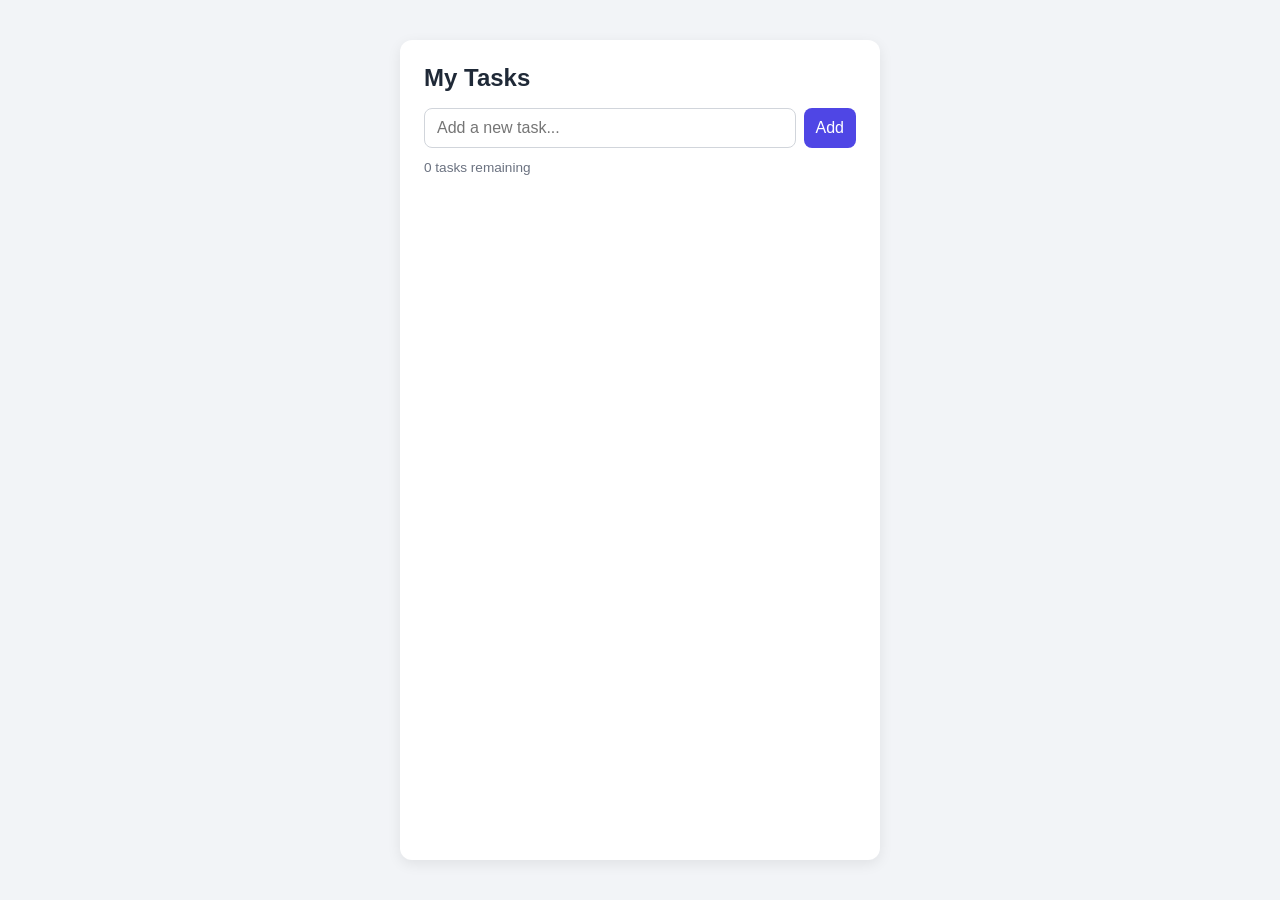
<file: 01-todo-list/index.html>
<!DOCTYPE html>
<html lang="en">
<head>
    <meta charset="UTF-8">
    <meta name="viewport" content="width=device-width, initial-scale=1.0">
    <title>TO-DO List</title>
    <link rel="stylesheet" href="style.css">
</head>
<body>

    <div class = "app">
        <h1> My Tasks </h1>

        <form id="task-form">
            <input type="text" id="task-input" placeholder="Add a new task..." autocomplete="off" />
            <button type="submit">Add</button>
        </form>


        <p id="task-count">0 tasks remaining</p>

        <ul id="task-list"></ul>
    </div>
    
    <script src="script.js"></script>
</body>
</html>
</file>
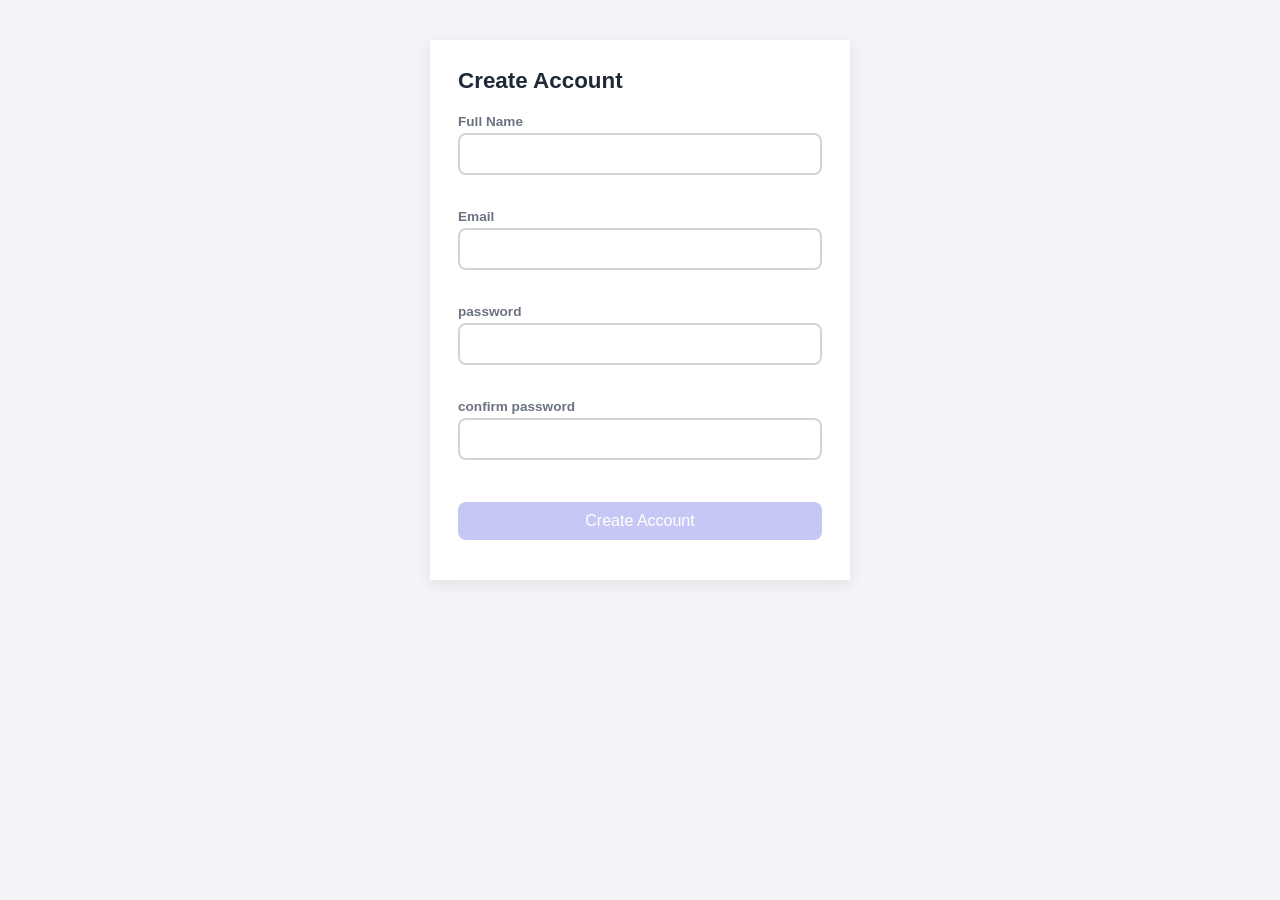
<file: 02-form-validation/index.html>
<!DOCTYPE html>
<html lang="en">
<head>
    <meta charset="UTF-8">
    <meta name="viewport" content="width=device-width, initial-scale=1.0">
    <title>Signup Form</title>
    <link rel="stylesheet" href="style.css">
</head>
<body>

    <div class="app">
        <h1>Create Account</h1>

        <form id="signup-form" novalidate>

        <div class="field">
            <label for="name">Full Name</label>
            <input type="text" id="name" name="name"/>
            <span class="error" id="name-error"></span>
        </div>

        <div class="field">
            <label for="email">Email</label>
            <input type="email" id="email" name="email"/>
            <span class="error" id="email-error"></span>
        </div>

        <div class="field">
            <label for="password">password</label>
            <input type="password" id="password"  name="password"/>
            <span class="error" id="password-error"></span>
        </div>

        <div class="field">
            <label for="confirm-password">confirm password</label>
            <input type="password" id="confirm-password" name="confirm-password"/>
            <span class="error" id="confirm-password-error"></span>
        </div>

        <button type="submit" id="submit-btn" disabled>Create Account</button>

        <p class="success-msg" id="success-msg">
        </p>
        </form>
   </div>
    
   <script src="script.js"></script>
</body>
</html>
</file>
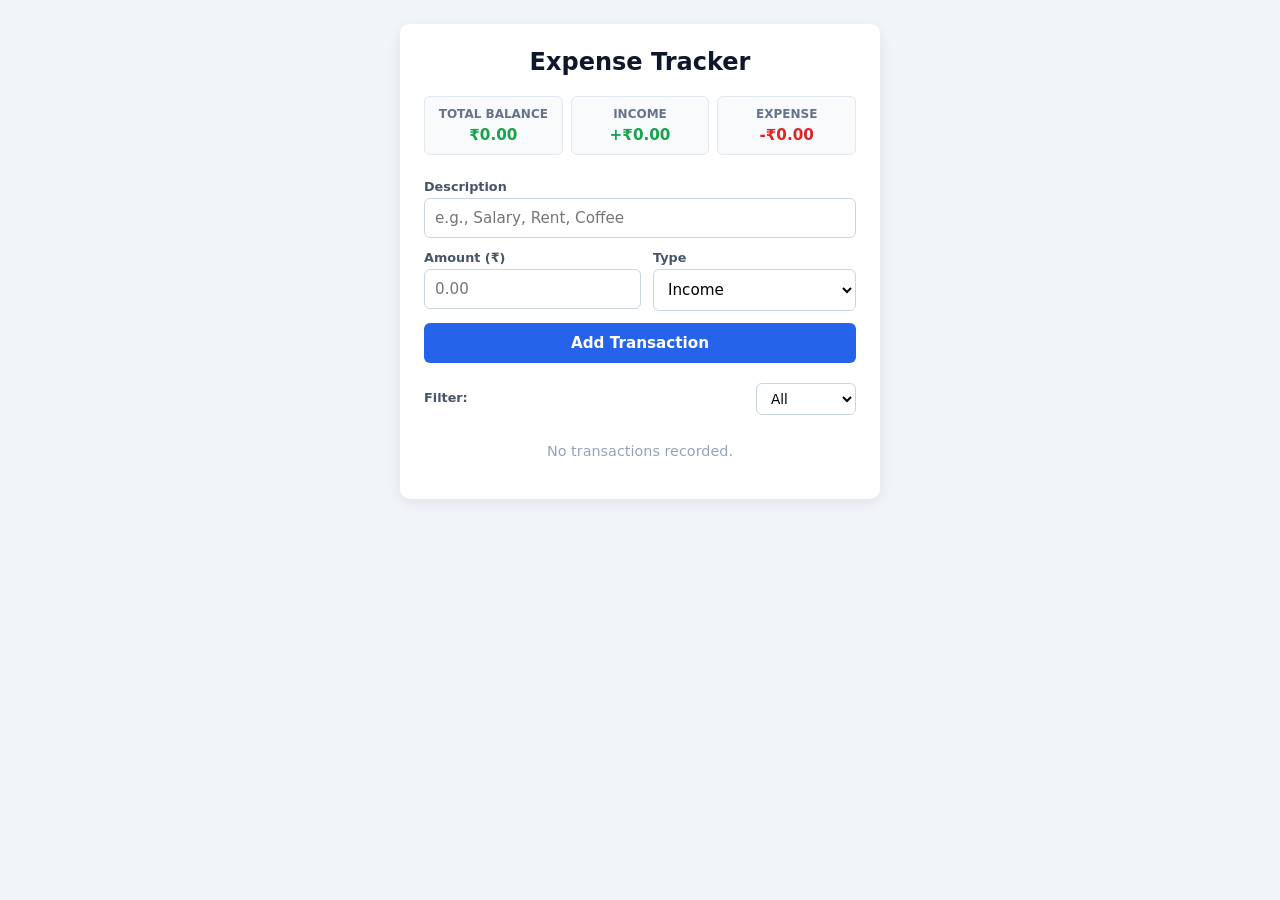
<file: 03-crud-app/index.html>
<!DOCTYPE html>
<html lang="en">
<head>
  <meta charset="UTF-8">
  <meta name="viewport" content="width=device-width, initial-scale=1.0">
  <title>Expense Tracker</title>
  <link rel="stylesheet" href="style.css">
</head>
<body>

  <div class="card">
    <h2>Expense Tracker</h2>

    <div class="summary-container">
      <div class="summary-box">
        <span class="label">Total Balance</span>
        <span class="val" id="totalBalance">₹0.00</span>
      </div>
      <div class="summary-box">
        <span class="label">Income</span>
        <span class="val income-text" id="totalIncome">+₹0.00</span>
      </div>
      <div class="summary-box">
        <span class="label">Expense</span>
        <span class="val expense-text" id="totalExpense">-₹0.00</span>
      </div>
    </div>

    <form id="trackerForm">
      <input type="hidden" id="editId">

      <div class="field-group">
        <label for="title">Description</label>
        <input type="text" id="title" placeholder="e.g., Salary, Rent, Coffee" required>
      </div>

      <div class="field-row">
        <div class="field-group">
          <label for="amount">Amount (₹)</label>
          <input type="number" id="amount" step="0.01" min="0.01" placeholder="0.00" required>
        </div>
        <div class="field-group">
          <label for="type">Type</label>
          <select id="type" required>
            <option value="income">Income</option>
            <option value="expense">Expense</option>
          </select>
        </div>
      </div>

      <button type="submit" id="submitBtn">Add Transaction</button>
      <button type="button" id="cancelBtn" class="secondary-btn" style="display: none;">Cancel Edit</button>
    </form>

    <div class="filter-row">
      <label for="filter">Filter:</label>
      <select id="filter">
        <option value="all">All</option>
        <option value="income">Income</option>
        <option value="expense">Expense</option>
      </select>
    </div>

    <ul id="transactionList"></ul>
  </div>

  <script src="script.js"></script>
</body>
</html>
</file>
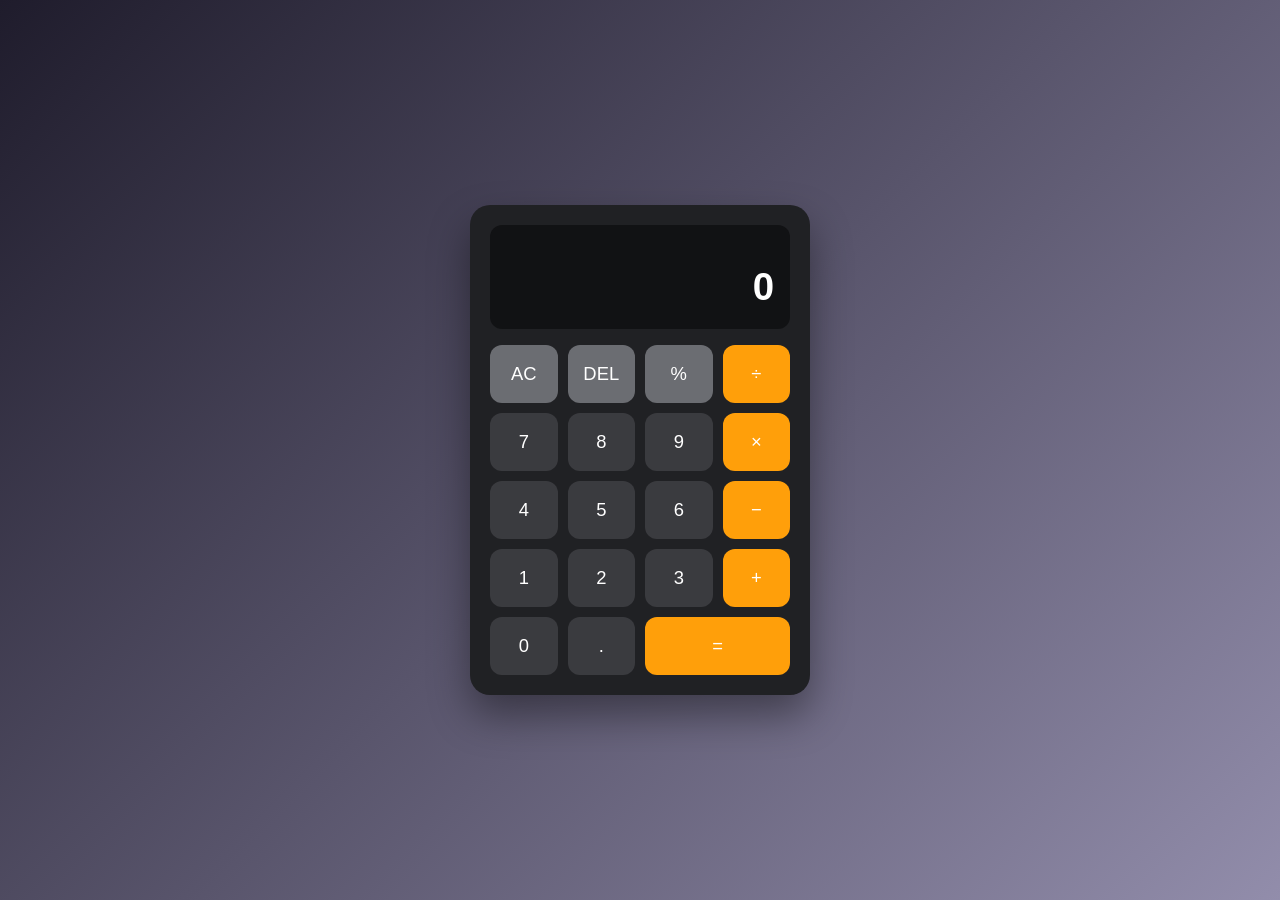
<file: 04-calculator/index.html>
<!DOCTYPE html>
<html lang="en">
<head>
<meta charset="UTF-8">
<meta name="viewport" content="width=device-width, initial-scale=1.0">
<title>Calculator</title>
<link rel="stylesheet" href="style.css">
</head>
<body>
  <div class="calculator">
    <div class="display">
      <div class="expression" id="expression"></div>
      <div class="result" id="result">0</div>
    </div>
    <div class="buttons">
      <button class="btn func" data-action="clear">AC</button>
      <button class="btn func" data-action="delete">DEL</button>
      <button class="btn func" data-action="percent">%</button>
      <button class="btn op" data-action="divide">÷</button>

      <button class="btn num" data-value="7">7</button>
      <button class="btn num" data-value="8">8</button>
      <button class="btn num" data-value="9">9</button>
      <button class="btn op" data-action="multiply">×</button>

      <button class="btn num" data-value="4">4</button>
      <button class="btn num" data-value="5">5</button>
      <button class="btn num" data-value="6">6</button>
      <button class="btn op" data-action="subtract">−</button>

      <button class="btn num" data-value="1">1</button>
      <button class="btn num" data-value="2">2</button>
      <button class="btn num" data-value="3">3</button>
      <button class="btn op" data-action="add">+</button>

      <button class="btn num zero" data-value="0">0</button>
      <button class="btn num" data-value=".">.</button>
      <button class="btn equals" data-action="equals">=</button>
    </div>
  </div>
<script src="script.js"></script>
</body>
</html>
</file>
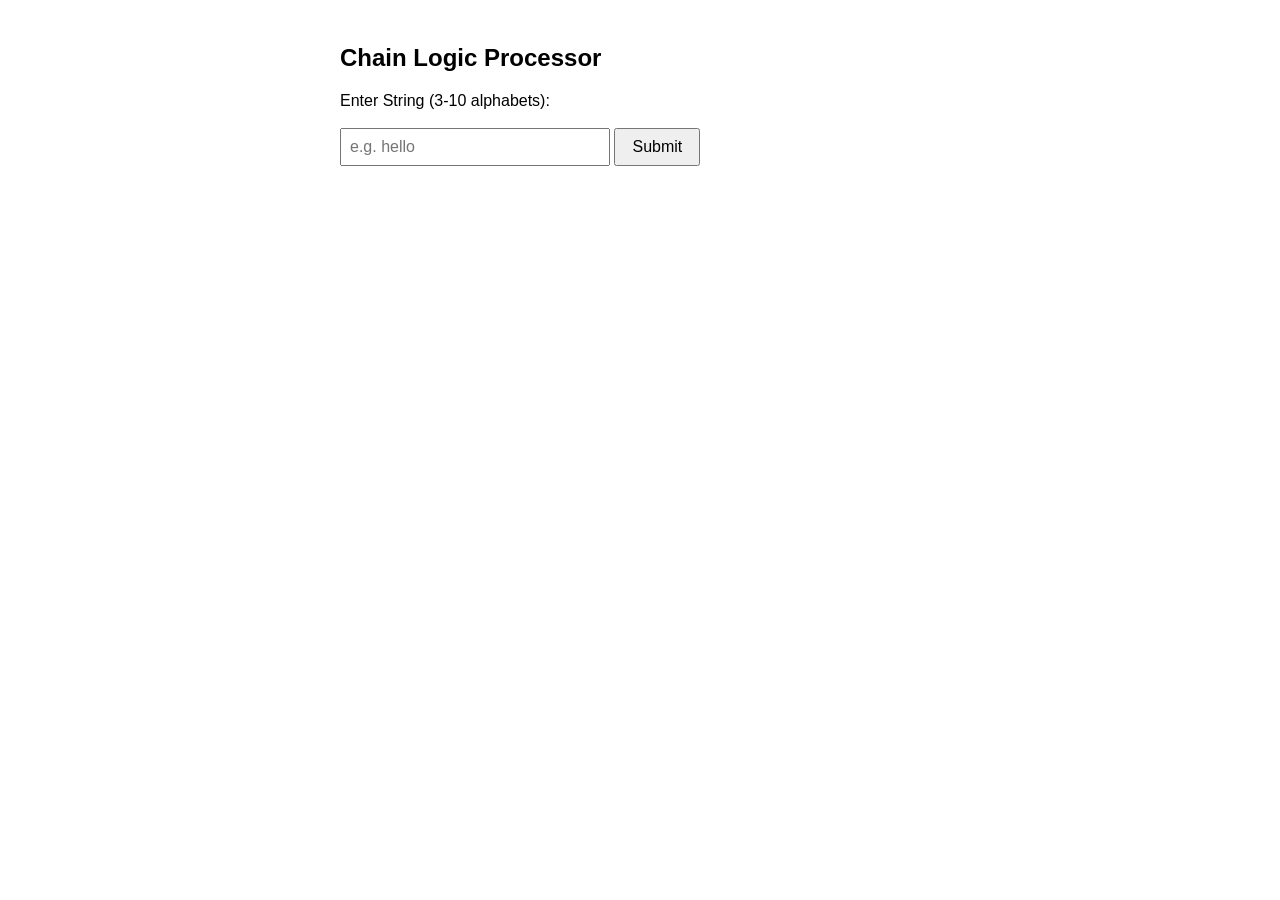
<file: 05-chain-logic-processor/index.html>
<!DOCTYPE html>
<html lang="en">

<head>
    <meta charset="UTF-8">
    <meta name="viewport" content="width=device-width, initial-scale=1.0">

    <title>String-Pattern Processor</title>

    <style>
        body {
            font-family: Arial, sans-serif;
            margin: 0 auto;
            padding: 24px;
            max-width: 600px;
        }

        .form-group {
            margin-bottom: 16px;
        }

        input[type="text"] {
            padding: 8px;
            font-size: 16px;
            width: 250px;
        }

        button {
            padding: 8px 16px;
            font-size: 16px;
            cursor: pointer;
        }

        .output-box {
            margin-top: 20px;
            padding: 16px;
            background: #f4f4f4;
            border: 1px solid #ddd;
            border-radius: 4px;
        }

        pre {
            background: #fff;
            padding: 10px;
            border: 1px solid #ccc;
            font-family: monospace;
            font-size: 15px;
            line-height: 1.4;
        }

        .error {
            color: red;
            font-weight: bold;
        }
    </style>

</head>

<body>

    <h2>Chain Logic Processor</h2>

    <div class="form-group">

        <label for="strInput">
            Enter String (3-10 alphabets):
        </label>

        <br><br>

        <input
            type="text"
            id="strInput"
            placeholder="e.g. hello"
        >

        <button onclick="processString()">
            Submit
        </button>

    </div>


    <div
        id="output"
        class="output-box"
        style="display: none;"
    ></div>


    <script>

        function processString() {
            const outputDiv = document.getElementById("output");

            outputDiv.style.display = "block";
            const rawInput =
                document.getElementById("strInput").value.trim();


            const alphabetOnly = /^[a-zA-Z]+$/;

            if (
                !alphabetOnly.test(rawInput) ||
                rawInput.length < 3 ||
                rawInput.length > 10
            ) {

                outputDiv.innerHTML =
                    '<p class="error">Validation Error: Input must contain only alphabet letters and be 3 to 10 characters long.</p>';
                return;
            }

            const upperStr = rawInput.toUpperCase();

            const strLen = upperStr.length;
            const vowels = ['A', 'E', 'I', 'O', 'U'];

            let vowelCount = 0;
            let consonantCount = 0;


            for (let char of upperStr) {

                if (vowels.includes(char)) {

                    vowelCount++;

                } else {

                    consonantCount++;

                }
            }

            let pattern1 = "";


            for (let i = 1; i <= strLen; i++) {

                let row = "";


                for (let j = 0; j < i; j++) {

                    row += upperStr[strLen - 1 - j] + " ";

                }


                pattern1 += row.trimEnd() + "\n";
            }

            const squareSize = vowelCount + 3;
            let pattern2 = "";
            for (let row = 0; row < squareSize; row++) {

                let line = "";


                for (let col = 0; col < squareSize; col++) {
                    if (
                        row === 0 ||
                        row === squareSize - 1 ||
                        col === 0 ||
                        col === squareSize - 1
                    ) {

                        line += "* ";

                    } else {
                        line += "  ";
                    }
                }


                pattern2 += line.trimEnd() + "\n";
            }

            const dominanceMessage =
                vowelCount > consonantCount
                    ? "VOWEL DOMINANT"
                    : "CONSONANT DOMINANT";

            outputDiv.innerHTML = `

                <p>
                    <strong>Step 2 (Uppercase):</strong>
                    ${upperStr}
                </p>


                <p>
                    <strong>Step 3:</strong>
                    Vowels = ${vowelCount},
                    Consonants = ${consonantCount}
                </p>


                <p>
                    <strong>
                        Step 4 - Pattern 1
                        (Reverse Ladder, Height = ${strLen}):
                    </strong>
                </p>


                <pre>${pattern1}</pre>


                <p>
                    <strong>
                        Step 5 - Pattern 2
                        (Hollow Square, Size = ${squareSize}):
                    </strong>
                </p>


                <pre>${pattern2}</pre>


                <p>
                    <strong>
                        Step 6 - Dominance Result:
                    </strong>

                    <strong>
                        ${dominanceMessage}
                    </strong>
                </p>

            `;
        }

    </script>
</body>
</html>
</file>
<file: 01-todo-list/style.css>
* {
    box-sizing: border-box;
    margin: 0;
    padding: 0;
}


body {
    font-family: -apple-system, "Segoe UI", Roboto, sans-serif;
    background: #f2f4f7;
    display: flex;
    justify-content: center;
    padding: 40px 16px;
    min-height: 100vh;
}

.app {
    background: #fff;
    width: 100%;
    max-width: 480px;
    padding: 24px;
    border-radius: 12px;
    box-shadow: 0 4px 14px rgba(0, 0, 0, 0.08);
}

h1 {
    font-size: 1.5rem;
    margin-bottom: 16px;
    color: #1f2937;
}

#task-form {
    display: flex;
    gap: 8px;
    margin-bottom: 12px;
}

#task-input {
    flex: 1;
    padding: 10px 12px;
    border: 1px solid #d1d5db;
    border-radius: 8px;
    font-size: 1rem;
}

#task-input:focus {
    outline: none;
    border-color: #4f46e5;
}

button[type="submit"] {
    background: #4f46e5;
    color: #fff;
    border: none;
    padding: 10px 12px;
    border-radius: 8px;
    font-size: 1rem;
    cursor: pointer;
}

button[type="submit"]:hover {
    background: #4338ca;
}

#task-count {
    font-size: 0.85rem;
    color: #6b7280;
    margin-bottom: 12px;
}

#task-list{
    list-style: none;
}

.task-item {
    display: flex;
    align-items: center;
    gap: 10px;
    padding: 10px 8px;
    border-bottom: 1px solid #f0f0f0;
}

.task-item span {
  flex: 1;
  word-break: break-word;
}
 
.task-item.completed span {
  text-decoration: line-through;
  color: #9ca3af;
}
 
.task-item input[type="checkbox"] {
  width: 18px;
  height: 18px;
  cursor: pointer;
  flex-shrink: 0;
}
 
.delete-btn {
  background: none;
  border: none;
  color: #ef4444;
  font-size: 1.1rem;
  cursor: pointer;
  flex-shrink: 0;
  padding: 4px 8px;
}
 
.delete-btn:hover {
  color: #b91c1c;
}
 
/* Responsive: narrow screens */
@media (max-width: 400px) {
  .app {
    padding: 16px;
  }
 
  #task-form {
    flex-direction: column;
  }
 
  button[type="submit"] {
    width: 100%;
  }
}
</file>
<file: 02-form-validation/style.css>
* {
    box-sizing: border-box;
    margin: 0;
    padding: 0;
}

body {
    font-family: -apple-system, "Seoge UI", Roboto, sans-serif;
    background: #f2f4f7;
    display: flex;
    justify-content: center;
    padding: 40px 16px;
    min-height: 100vh;
}

.app {
    background: #fff;
    width: 100%;
    max-width: 420px;
    padding: 28px;
    box-shadow: 0 4px 14px rgba(0, 0, 0, 0.08);
    height: fit-content;
}

h1 {
    font-size: 1.4rem;
    margin-bottom: 20px;
    color: #1f2937;
}

.field {
    margin-bottom: 16px;
}

label {
    display: block;
    font-size: 0.85rem;
    color: #6b7280;
    margin-bottom: 4px;
    font-weight: 600;
}

input {
    width: 100%;
    padding: 10px 12px;
    border: 2px solid #d1d5db;
    border-radius: 8px;
    font-size: 1rem;
}

input:focus {
    outline: none;
}

input.valid {
    border-color: #22c55e;
}

input.invalid {
    border-color: #ef4444;
}

.error {
    display: block;
    color: #ef4444;
    font-size: 0.78rem;
    margin-top: 4px;
    min-height: 14px;
}

button[type="submit"] {
    width: 100%;
    padding: 10px 12px;
    background: #3b82f6;
    color: #fff;
    font-size: 1rem;
    border: none;
    border-radius: 8px;
    cursor: pointer;
    margin-top: 8px;
}

button[type="submit"]:hover:not(:disabled) {
    background: #4338ca;
}

button[type="submit"]:disabled {
    background: #c7c7f5;
    cursor: not-allowed;
}

.success-msg {
    color: #22c55e;
    font-size: 0.85rem;
    margin-top: 12px;
    text-align: center;
    font-weight: 600;
}

@media (max-width: 400px) {
    .app {
        padding: 20px;
    }
}
</file>
<file: 03-crud-app/style.css>
* {
  box-sizing: border-box;
  margin: 0;
  padding: 0;
  font-family: system-ui, -apple-system, BlinkMacSystemFont, "Segoe UI", Roboto, sans-serif;
}

body {
  background-color: #f1f5f9;
  color: #1e293b;
  display: flex;
  justify-content: center;
  align-items: flex-start;
  min-height: 100vh;
  padding: 24px 12px;
}

.card {
  background: #ffffff;
  width: 100%;
  max-width: 480px;
  padding: 24px;
  border-radius: 10px;
  box-shadow: 0 4px 14px rgba(0, 0, 0, 0.08);
}

h2 {
  text-align: center;
  margin-bottom: 20px;
  font-size: 1.5rem;
  color: #0f172a;
}

.summary-container {
  display: grid;
  grid-template-columns: repeat(3, 1fr);
  gap: 8px;
  margin-bottom: 24px;
}

.summary-box {
  background: #f8fafc;
  padding: 10px 8px;
  border-radius: 6px;
  text-align: center;
  border: 1px solid #e2e8f0;
}

.summary-box .label {
  display: block;
  font-size: 0.75rem;
  text-transform: uppercase;
  color: #64748b;
  font-weight: 600;
  margin-bottom: 4px;
}

.summary-box .val {
  font-size: 0.95rem;
  font-weight: 700;
}

.income-text {
  color: #16a34a;
}

.expense-text {
  color: #dc2626;
}

form {
  display: flex;
  flex-direction: column;
  gap: 12px;
  margin-bottom: 20px;
}

.field-group {
  display: flex;
  flex-direction: column;
  flex: 1;
}

.field-row {
  display: flex;
  gap: 12px;
}

label {
  font-size: 0.8rem;
  font-weight: 600;
  margin-bottom: 4px;
  color: #475569;
}

input, select {
  padding: 10px;
  border: 1px solid #cbd5e1;
  border-radius: 6px;
  font-size: 0.95rem;
  outline: none;
  background-color: #fff;
}

input:focus, select:focus {
  border-color: #2563eb;
}

button {
  padding: 11px;
  background-color: #2563eb;
  color: #ffffff;
  border: none;
  border-radius: 6px;
  font-size: 0.95rem;
  font-weight: 600;
  cursor: pointer;
  transition: background 0.15s ease;
}

button:hover {
  background-color: #1d4ed8;
}

.secondary-btn {
  background-color: #94a3b8;
}

.secondary-btn:hover {
  background-color: #64748b;
}

.filter-row {
  display: flex;
  justify-content: space-between;
  align-items: center;
  margin-bottom: 12px;
}

.filter-row select {
  padding: 6px 10px;
  font-size: 0.85rem;
}

#transactionList {
  list-style: none;
  display: flex;
  flex-direction: column;
  gap: 10px;
  max-height: 280px;
  overflow-y: auto;
}

.tx-item {
  display: flex;
  justify-content: space-between;
  align-items: center;
  padding: 10px 12px;
  background: #f8fafc;
  border-radius: 6px;
  border-left: 5px solid #cbd5e1;
}

.tx-item.income {
  border-left-color: #16a34a;
}

.tx-item.expense {
  border-left-color: #dc2626;
}

.tx-info {
  display: flex;
  flex-direction: column;
}

.tx-title {
  font-weight: 600;
  font-size: 0.95rem;
}

.tx-amount {
  font-size: 0.85rem;
  font-weight: 700;
}

.tx-actions {
  display: flex;
  gap: 6px;
}

.action-btn {
  padding: 5px 8px;
  font-size: 0.75rem;
  border-radius: 4px;
}

.edit-btn {
  background-color: #f59e0b;
}

.edit-btn:hover {
  background-color: #d97706;
}

.del-btn {
  background-color: #ef4444;
}

.del-btn:hover {
  background-color: #dc2626;
}

.empty-state {
  text-align: center;
  color: #94a3b8;
  font-size: 0.9rem;
  padding: 16px 0;
}

@media (max-width: 480px) {
  .field-row {
    flex-direction: column;
  }
}
</file>
<file: 04-calculator/style.css>
* {
  box-sizing: border-box;
  margin: 0;
  padding: 0;
  font-family: 'Segoe UI', Arial, sans-serif;
}

body {
  min-height: 100vh;
  display: flex;
  align-items: center;
  justify-content: center;
  background: linear-gradient(135deg, #1f1c2c, #928dab);
  padding: 16px;
}

.calculator {
  width: 100%;
  max-width: 340px;
  background: #202124;
  border-radius: 20px;
  padding: 20px;
  box-shadow: 0 20px 40px rgba(0,0,0,0.4);
}

.display {
  background: #111214;
  border-radius: 12px;
  padding: 20px 16px;
  margin-bottom: 16px;
  text-align: right;
  overflow: hidden;
}

.expression {
  color: #8a8d91;
  font-size: 1rem;
  min-height: 1.2rem;
  overflow-x: auto;
  white-space: nowrap;
}

.result {
  color: #ffffff;
  font-size: 2.4rem;
  font-weight: 600;
  overflow-x: auto;
  white-space: nowrap;
}

.buttons {
  display: grid;
  grid-template-columns: repeat(4, 1fr);
  gap: 10px;
}

.btn {
  border: none;
  border-radius: 12px;
  padding: 18px 0;
  font-size: 1.15rem;
  font-weight: 500;
  cursor: pointer;
  transition: transform 0.08s ease, filter 0.15s ease;
  color: #fff;
}

.btn:active {
  transform: scale(0.94);
}

.num {
  background: #3a3b3f;
}

.num:hover {
  filter: brightness(1.15);
}

.func {
  background: #6b6d72;
}

.func:hover {
  filter: brightness(1.15);
}

.op {
  background: #ff9f0a;
}

.op:hover {
  filter: brightness(1.1);
}

.op.active {
  filter: brightness(1.3);
  outline: 2px solid #fff;
}

.equals {
  background: #ff9f0a;
  grid-column: span 2;
}

.equals:hover {
  filter: brightness(1.1);
}

.zero {
  grid-column: span 1;
}

@media (max-width: 360px) {
  .result { font-size: 2rem; }
  .btn { padding: 14px 0; font-size: 1rem; }
}
</file>
